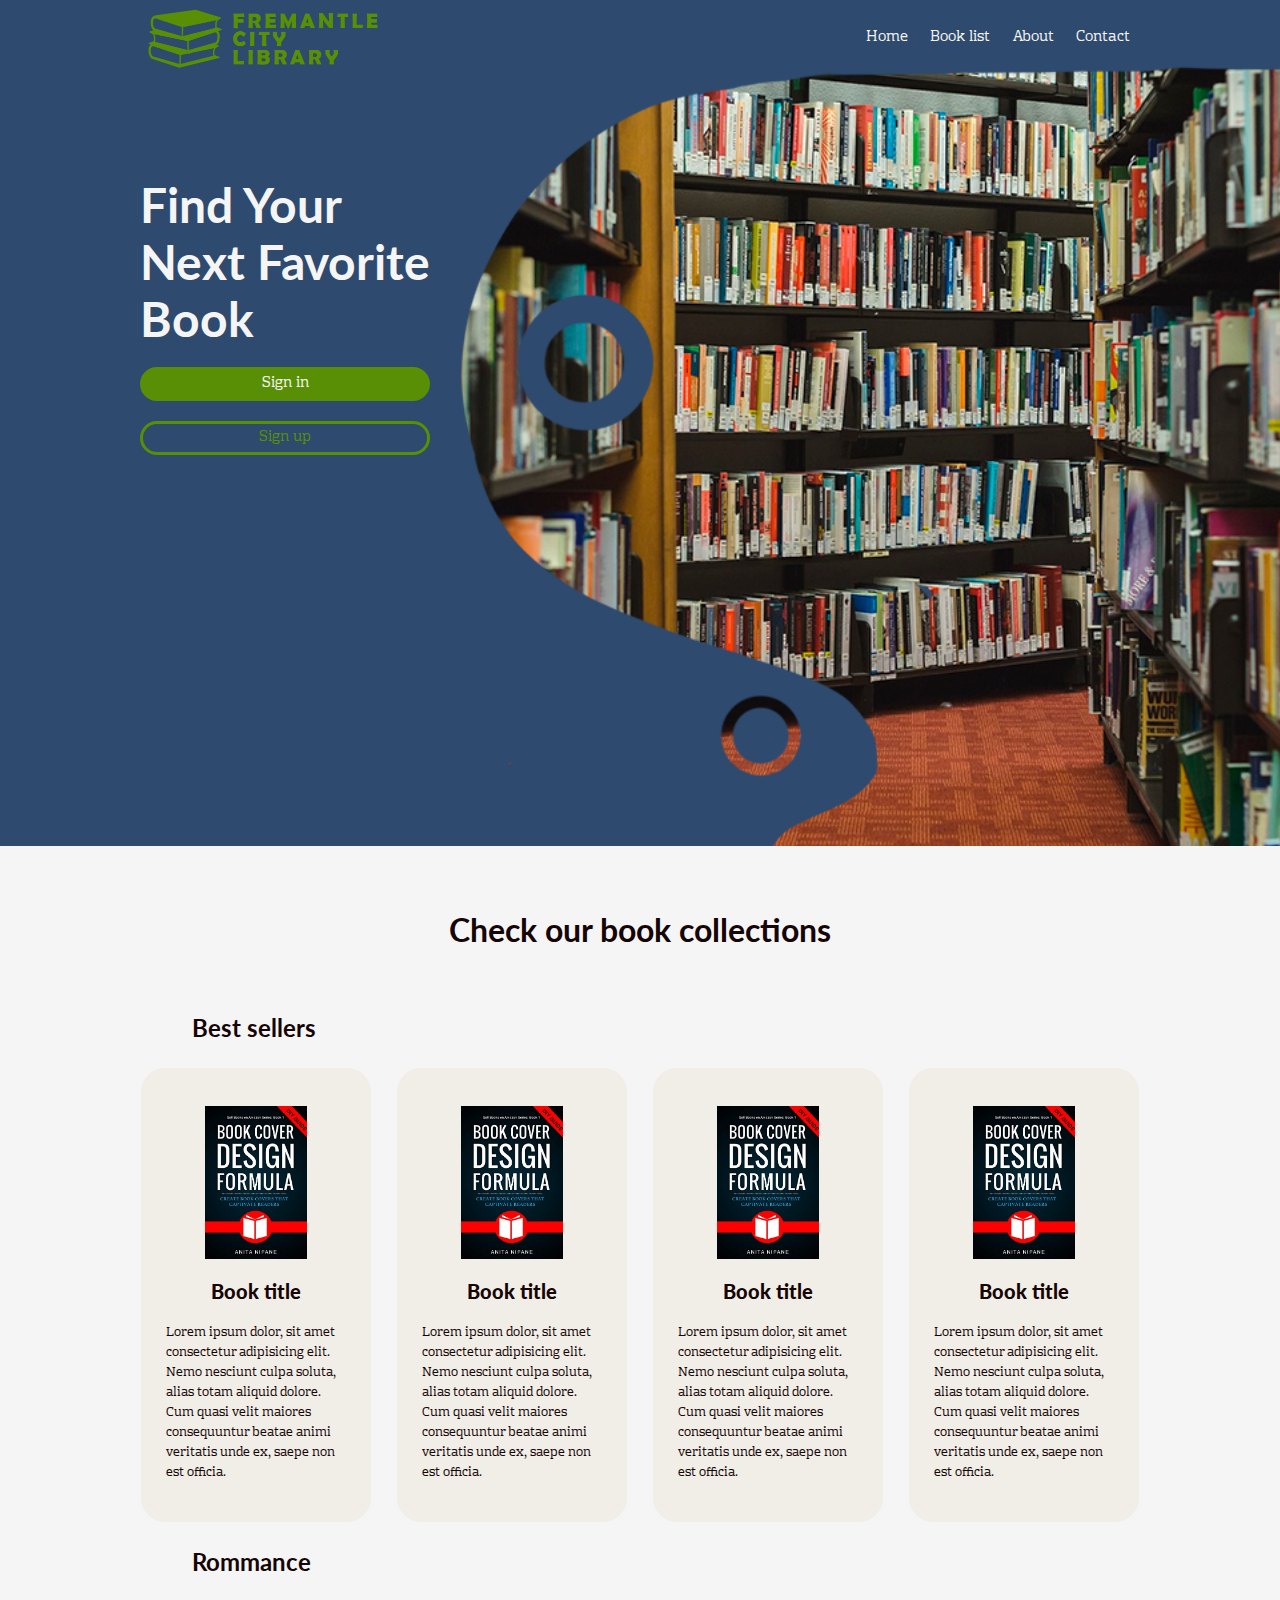
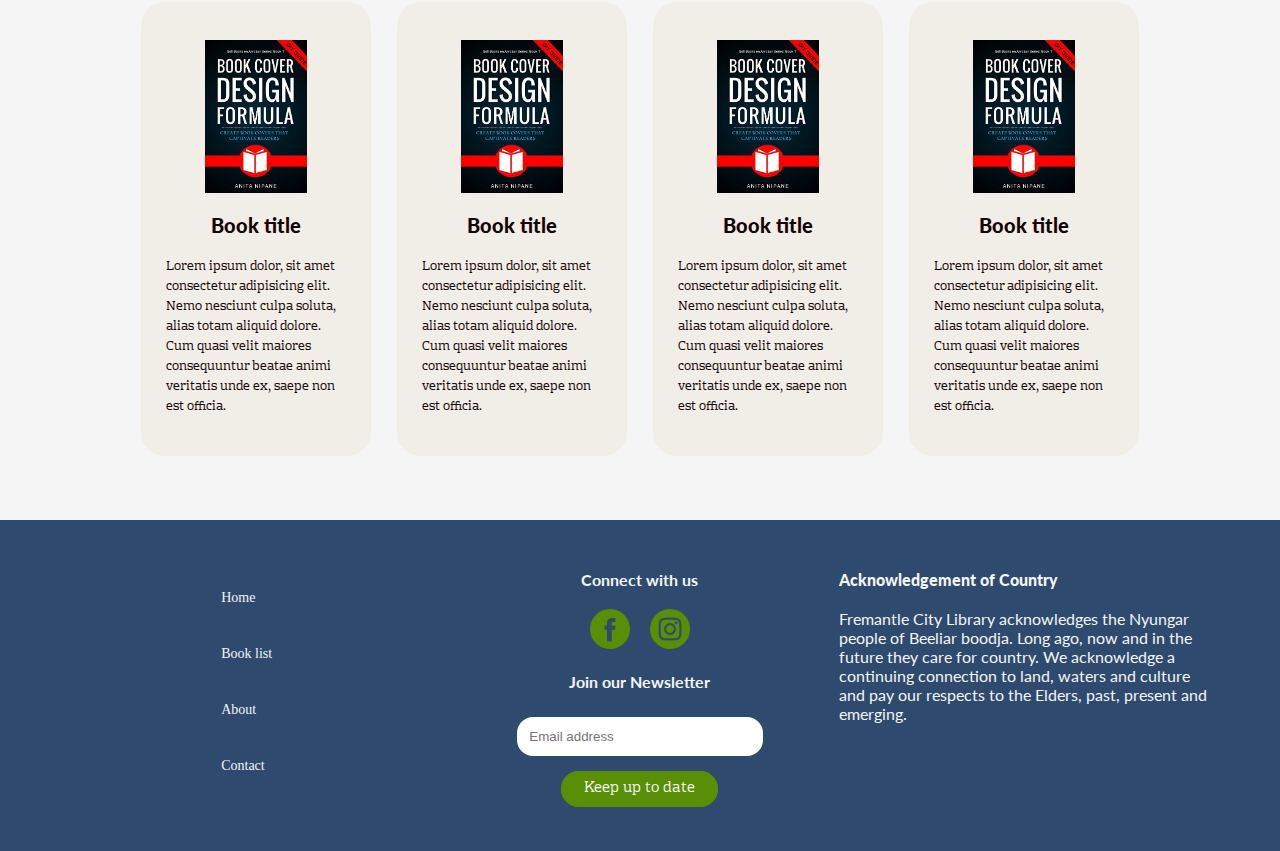
<file: index.html>
<!DOCTYPE html>
<html lang="en">

<head>
    <meta charset="UTF-8">
    <meta name="viewport" content="width=device-width, initial-scale=1.0">
    <title>Fremantle City Library</title>
    <link rel="icon" type="image/x-icon" href="/assets/favicon.ico">
    <link rel="stylesheet" href="style.css">
    <link rel="stylesheet" href="mqueries.css">
</head>

<body>
    <header>
        <div class="div-header">
            <div class="logo-e-menu">
                <a href="index.html"><img class="logo" src="assets/logo.png" alt="Fremantle City Library Logo"></a>
                <nav class="superior-menu">

                    <input type="checkbox" id="checkbox" class="checkbox" />
                    <label for="checkbox" class="label-menu"> <span class="hamburger"></span></label>

                    <ul class="superior-menu-ul">
                        <li class="superior-menu-li"><a class="superior-menu-a" href="index.html">Home</a></li>
                        <li class="superior-menu-li"><a class="superior-menu-a" href="booklist.html">Book list</a></li>
                        <li class="superior-menu-li"><a class="superior-menu-a" href="about.html">About</a></li>
                        <li class="superior-menu-li"><a class="superior-menu-a" href="contact.html">Contact</a></li>
                    </ul>
                </nav>
            </div>
            <div class="CTA-container">
                <div class="div-CTA">
                    <h1 class="CTA-text">Find Your <br>Next Favorite <br>Book</h1>
                    <a class="button" href="login.html">Sign in</a>
                    <a class="signup" href="login.html">Sign up</a>
                </div>
                <div class="cta-empty">
                </div>
            </div>
        </div>
        <!-- <img class="hero" src="assets/header-azul-1440.png" alt="header"> -->
    </header>

    <div class="body-index">
        <h2 class="body-index-title">Check our book collections</h2>
        <h3 class="body-intex-tag">Best sellers</h3>
        <div class="body-index-cards-general">
            <a href="bookdetails.html" class="body-index-cards-individual">
                <img class="card-img-book-cover" src="assets/book-cover.jpg" alt="Book cover">
                <h4 class="card-book-title">Book title</h4>
                <p class="card-book-description">Lorem ipsum dolor, sit amet consectetur adipisicing elit. Nemo nesciunt
                    culpa soluta, alias totam aliquid dolore. Cum quasi velit maiores consequuntur beatae animi
                    veritatis unde ex, saepe non est officia.</p>
            </a>
            <a href="bookdetails.html" class="body-index-cards-individual">
                <img class="card-img-book-cover" src="assets/book-cover.jpg" alt="Book cover">
                <h4 class="card-book-title">Book title</h4>
                <p class="card-book-description">Lorem ipsum dolor, sit amet consectetur adipisicing elit. Nemo nesciunt
                    culpa soluta, alias totam aliquid dolore. Cum quasi velit maiores consequuntur beatae animi
                    veritatis unde ex, saepe non est officia.</p>
            </a>
            <a href="bookdetails.html" class="body-index-cards-individual">
                <img class="card-img-book-cover" src="assets/book-cover.jpg" alt="Book cover">
                <h4 class="card-book-title">Book title</h4>
                <p class="card-book-description">Lorem ipsum dolor, sit amet consectetur adipisicing elit. Nemo nesciunt
                    culpa soluta, alias totam aliquid dolore. Cum quasi velit maiores consequuntur beatae animi
                    veritatis unde ex, saepe non est officia.</p>
            </a>
            <a href="bookdetails.html" class="body-index-cards-individual">
                <img class="card-img-book-cover" src="assets/book-cover.jpg" alt="Book cover">
                <h4 class="card-book-title">Book title</h4>
                <p class="card-book-description">Lorem ipsum dolor, sit amet consectetur adipisicing elit. Nemo nesciunt
                    culpa soluta, alias totam aliquid dolore. Cum quasi velit maiores consequuntur beatae animi
                    veritatis unde ex, saepe non est officia.</p>
            </a>
        </div>
        <h3 class="body-intex-tag">Rommance</h3>
        <div class="body-index-cards-general rommance">
            <a href="bookdetails.html" class="body-index-cards-individual">
                <img class="card-img-book-cover" src="assets/book-cover.jpg" alt="Book cover">
                <h4 class="card-book-title">Book title</h4>
                <p class="card-book-description">Lorem ipsum dolor, sit amet consectetur adipisicing elit. Nemo nesciunt
                    culpa soluta, alias totam aliquid dolore. Cum quasi velit maiores consequuntur beatae animi
                    veritatis unde ex, saepe non est officia.</p>
            </a>
            <a href="bookdetails.html" class="body-index-cards-individual">
                <img class="card-img-book-cover" src="assets/book-cover.jpg" alt="Book cover">
                <h4 class="card-book-title">Book title</h4>
                <p class="card-book-description">Lorem ipsum dolor, sit amet consectetur adipisicing elit. Nemo nesciunt
                    culpa soluta, alias totam aliquid dolore. Cum quasi velit maiores consequuntur beatae animi
                    veritatis unde ex, saepe non est officia.</p>
            </a>
            <a href="bookdetails.html" class="body-index-cards-individual">
                <img class="card-img-book-cover" src="assets/book-cover.jpg" alt="Book cover">
                <h4 class="card-book-title">Book title</h4>
                <p class="card-book-description">Lorem ipsum dolor, sit amet consectetur adipisicing elit. Nemo nesciunt
                    culpa soluta, alias totam aliquid dolore. Cum quasi velit maiores consequuntur beatae animi
                    veritatis unde ex, saepe non est officia.</p>
            </a>
            <a href="bookdetails.html" class="body-index-cards-individual">
                <img class="card-img-book-cover" src="assets/book-cover.jpg" alt="Book cover">
                <h4 class="card-book-title">Book title</h4>
                <p class="card-book-description">Lorem ipsum dolor, sit amet consectetur adipisicing elit. Nemo nesciunt
                    culpa soluta, alias totam aliquid dolore. Cum quasi velit maiores consequuntur beatae animi
                    veritatis unde ex, saepe non est officia.</p>
            </a>
        </div>
    </div>

    <footer>
        <div class="footer-main">
            <div class="footer-left">
                <nav class="footer-menu">
                    <ul class="footer-menu-ul">
                        <li class="footer-menu-li"><a class="footer-menu-a" href="index.html">Home</a></li>
                        <li class="footer-menu-li"><a class="footer-menu-a" href="booklist.html">Book list</a></li>
                        <li class="footer-menu-li"><a class="footer-menu-a" href="about.html">About</a></li>
                        <li class="footer-menu-li"><a class="footer-menu-a" href="contact.html">Contact</a></li>
                    </ul>
                </nav>
            </div>

            <div class="footer-middle">
                <div class="footer-middle-div">
                    <h4>Connect with us</h4>
                    <div class=" footer-middle-div footer-middle-social-media">
                        <a href="https://www.facebook.com/" target="_blank"><img class="social-icons"
                                src="assets/facebook.png" alt="facebook logo"></a>
                        <a href="https://www.instagram.com/" target="_blank"><img class="social-icons"
                                src="assets/instagram.png" alt="instagram logo"></a>
                    </div>
                    <h4>Join our Newsletter</h4>
                    <form action="">
                        <div>
                            <input class="footer-middle-input" type="text" placeholder="Email address">
                        </div>
                        <a href="login.html" class="footer-middle-button">Keep up to date</a>
                </div>
            </div>

            <div class="footer-right">
                <h4 class="footer-right-title">Acknowledgement of Country</h4>
                <p class="footer-right-text">Fremantle City Library acknowledges the Nyungar people of Beeliar boodja. Long ago, now and in the
                    future they care for country. We acknowledge a continuing connection to land, waters and culture and
                    pay our respects to the Elders, past, present and emerging.</p>
            </div>
        </div>
    </footer>
</body>

</html>
</file>
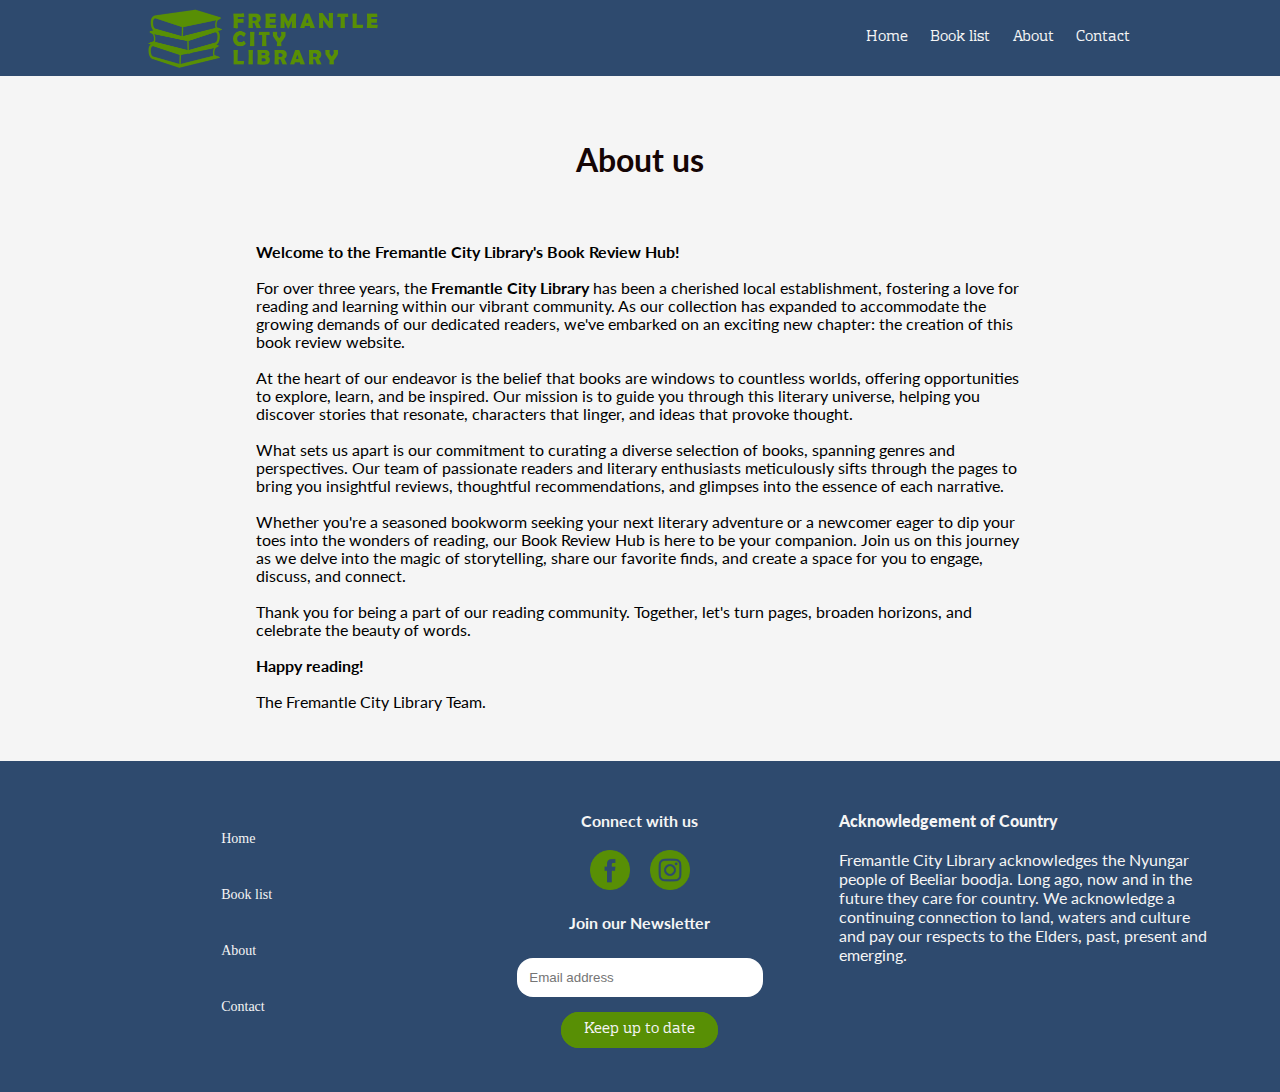
<file: about.html>
<!DOCTYPE html>
<html lang="en">

<head>
    <meta charset="UTF-8">
    <meta name="viewport" content="width=device-width, initial-scale=1.0">
    <title>Fremantle City Library</title>
    <link rel="icon" type="image/x-icon" href="/assets/favicon.ico">
    <link rel="stylesheet" href="style.css">
    <link rel="stylesheet" href="mqueries.css">
</head>

<body>
    <header>
        <div class="secondary-menu">
            <div class="div-secondary-menu">
                <a href="index.html"><img class="logo" src="assets/logo.png" alt="Fremantle City Library Logo"></a>
                <nav class="superior-menu">

                    <input type="checkbox" id="checkbox" class="checkbox" />
                    <label for="checkbox" class="label-menu"> <span class="hamburger"></span></label>

                    <ul class="superior-menu-ul-secondary-menu">
                        <li class="superior-menu-li"><a class="superior-menu-a" href="index.html">Home</a></li>
                        <li class="superior-menu-li"><a class="superior-menu-a" href="booklist.html">Book list</a></li>
                        <li class="superior-menu-li"><a class="superior-menu-a" href="about.html">About</a></li>
                        <li class="superior-menu-li"><a class="superior-menu-a" href="contact.html">Contact</a></li>
                    </ul>
                </nav>
            </div>
        </div>
    </header>

    <div class="body-index">
        <h2 class="body-index-title">About us</h2>
        <div class="div-about-us">
            <p class="text-about-us">
                <strong>Welcome to the Fremantle City Library's Book Review Hub!</strong> <br><br>
                For over three years, the <strong>Fremantle City Library</strong> has been a cherished local establishment, fostering a love for reading and learning within our vibrant community. As our collection has expanded to accommodate the growing demands of our dedicated readers, we've embarked on an exciting new chapter: the creation of this book review website. <br><br>
            
                At the heart of our endeavor is the belief that books are windows to countless worlds, offering opportunities to explore, learn, and be inspired. Our mission is to guide you through this literary universe, helping you discover stories that resonate, characters that linger, and ideas that provoke thought. <br><br>
            
                What sets us apart is our commitment to curating a diverse selection of books, spanning genres and perspectives. Our team of passionate readers and literary enthusiasts meticulously sifts through the pages to bring you insightful reviews, thoughtful recommendations, and glimpses into the essence of each narrative. <br><br>
            
                Whether you're a seasoned bookworm seeking your next literary adventure or a newcomer eager to dip your toes into the wonders of reading, our Book Review Hub is here to be your companion. Join us on this journey as we delve into the magic of storytelling, share our favorite finds, and create a space for you to engage, discuss, and connect. <br><br>
            
                Thank you for being a part of our reading community. Together, let's turn pages, broaden horizons, and celebrate the beauty of words. <br><br>
            
                <strong>Happy reading!</strong> <br><br>
            
                The Fremantle City Library Team.
            </p>
        </div>
    </div>

    <footer>
        <div class="footer-main">
            <div class="footer-left">
                <nav class="footer-menu">
                    <ul class="footer-menu-ul">
                        <li class="footer-menu-li"><a class="footer-menu-a" href="index.html">Home</a></li>
                        <li class="footer-menu-li"><a class="footer-menu-a" href="booklist.html">Book list</a></li>
                        <li class="footer-menu-li"><a class="footer-menu-a" href="about.html">About</a></li>
                        <li class="footer-menu-li"><a class="footer-menu-a" href="contact.html">Contact</a></li>
                    </ul>
                </nav>
            </div>

            <div class="footer-middle">
                <div class="footer-middle-div">
                    <h4>Connect with us</h4>
                    <div class=" footer-middle-div footer-middle-social-media">
                        <a href="https://www.facebook.com/" target="_blank"><img class="social-icons"
                                src="assets/facebook.png" alt="facebook logo"></a>
                        <a href="https://www.instagram.com/" target="_blank"><img class="social-icons"
                                src="assets/instagram.png" alt="instagram logo"></a>
                    </div>
                    <h4>Join our Newsletter</h4>
                    <form action="">
                        <div>
                            <input class="footer-middle-input" type="text" placeholder="Email address">
                        </div>
                        <a href="login.html" class="footer-middle-button">Keep up to date</a>
                </div>
            </div>

            <div class="footer-right">
                <h4 class="footer-right-title">Acknowledgement of Country</h4>
                <p class="footer-right-text">Fremantle City Library acknowledges the Nyungar people of Beeliar boodja. Long ago, now and in the
                    future they care for country. We acknowledge a continuing connection to land, waters and culture and
                    pay our respects to the Elders, past, present and emerging.</p>
            </div>
        </div>
    </footer>
</body>
</html>
</file>
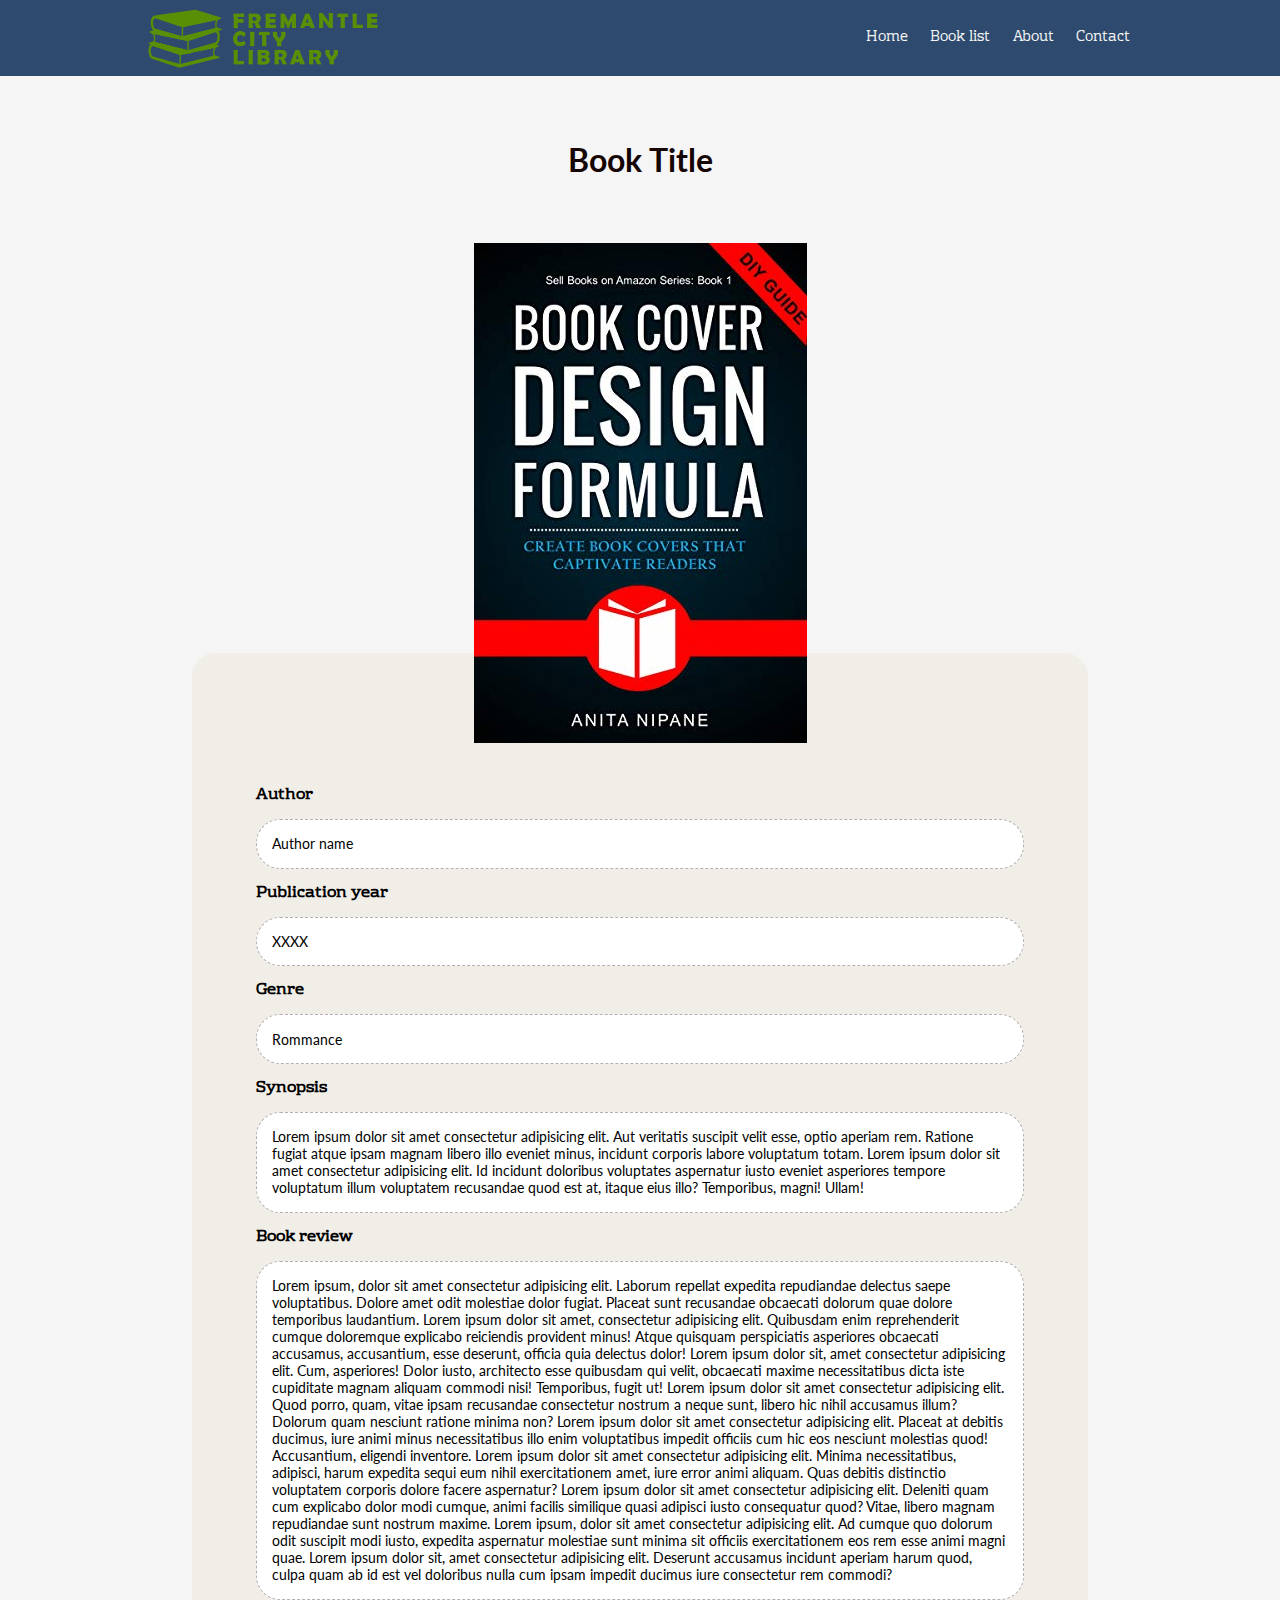
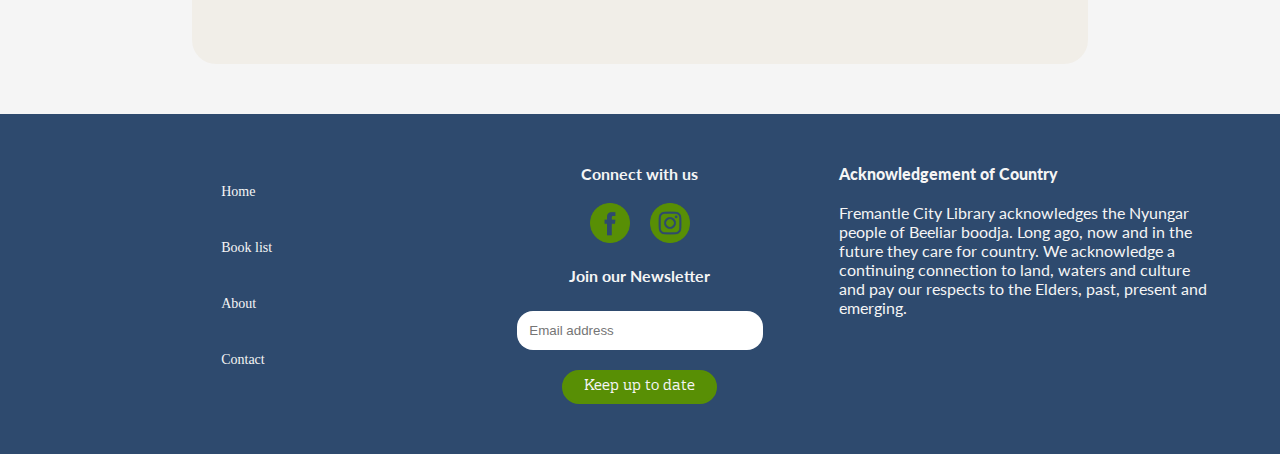
<file: bookdetails.html>
<!DOCTYPE html>
<html lang="en">

<head>
    <meta charset="UTF-8">
    <meta name="viewport" content="width=device-width, initial-scale=1.0">
    <title>Fremantle City Library</title>
    <link rel="icon" type="image/x-icon" href="/assets/favicon.ico">
    <link rel="stylesheet" href="style.css">
    <link rel="stylesheet" href="mqueries.css">
</head>

<body>
    <header>
        <div class="secondary-menu">
            <div class="div-secondary-menu">
                <a href="index.html"><img class="logo" src="assets/logo.png" alt="Fremantle City Library Logo"></a>
                <nav class="superior-menu">

                    <input type="checkbox" id="checkbox" class="checkbox" />
                    <label for="checkbox" class="label-menu"> <span class="hamburger"></span></label>

                    <ul class="superior-menu-ul-secondary-menu">
                        <li class="superior-menu-li"><a class="superior-menu-a" href="index.html">Home</a></li>
                        <li class="superior-menu-li"><a class="superior-menu-a" href="booklist.html">Book list</a></li>
                        <li class="superior-menu-li"><a class="superior-menu-a" href="about.html">About</a></li>
                        <li class="superior-menu-li"><a class="superior-menu-a" href="contact.html">Contact</a></li>
                    </ul>
                </nav>
            </div>
        </div>
    </header>

    <div class="body-index">
        <h2 class="body-index-title">Book Title</h2>
        <div class="book-review">
            <img class="book-review-img" src="assets/book-cover.jpg" alt="Book cover">
            <div class="book-review-big-card">
                <h4 class="book-review-lables">Author</h4>
                <div class="book-review-synopsis-card">
                    <p class="book-review-inside-card">Author name</p>
                </div>
                <h4 class="book-review-lables">Publication year</h4>
                <div class="book-review-synopsis-card">
                    <p class="book-review-inside-card">XXXX</p>
                </div>
                <h4 class="book-review-lables">Genre</h4>
                <div class="book-review-synopsis-card">
                    <p class="book-review-inside-card">Rommance</p>
                </div>
                <h4 class="book-review-lables">Synopsis</h4>
                <div class="book-review-synopsis-card">
                    <p class="book-review-inside-card">Lorem ipsum dolor sit amet consectetur adipisicing elit. Aut veritatis suscipit velit esse, optio aperiam rem. Ratione fugiat atque ipsam magnam libero illo eveniet minus, incidunt corporis labore voluptatum totam. Lorem ipsum dolor sit amet consectetur adipisicing elit. Id incidunt doloribus voluptates aspernatur iusto eveniet asperiores tempore voluptatum illum voluptatem recusandae quod est at, itaque eius illo? Temporibus, magni! Ullam!</p>
                </div>
                <h4 class="book-review-lables">Book review</h4>
                <div class="book-review-synopsis-card">
                    <p class="book-review-inside-card">Lorem ipsum, dolor sit amet consectetur adipisicing elit. Laborum repellat expedita repudiandae delectus saepe voluptatibus. Dolore amet odit molestiae dolor fugiat. Placeat sunt recusandae obcaecati dolorum quae dolore temporibus laudantium. Lorem ipsum dolor sit amet, consectetur adipisicing elit. Quibusdam enim reprehenderit cumque doloremque explicabo reiciendis provident minus! Atque quisquam perspiciatis asperiores obcaecati accusamus, accusantium, esse deserunt, officia quia delectus dolor! Lorem ipsum dolor sit, amet consectetur adipisicing elit. Cum, asperiores! Dolor iusto, architecto esse quibusdam qui velit, obcaecati maxime necessitatibus dicta iste cupiditate magnam aliquam commodi nisi! Temporibus, fugit ut! Lorem ipsum dolor sit amet consectetur adipisicing elit. Quod porro, quam, vitae ipsam recusandae consectetur nostrum a neque sunt, libero hic nihil accusamus illum? Dolorum quam nesciunt ratione minima non? Lorem ipsum dolor sit amet consectetur adipisicing elit. Placeat at debitis ducimus, iure animi minus necessitatibus illo enim voluptatibus impedit officiis cum hic eos nesciunt molestias quod! Accusantium, eligendi inventore. Lorem ipsum dolor sit amet consectetur adipisicing elit. Minima necessitatibus, adipisci, harum expedita sequi eum nihil exercitationem amet, iure error animi aliquam. Quas debitis distinctio voluptatem corporis dolore facere aspernatur? Lorem ipsum dolor sit amet consectetur adipisicing elit. Deleniti quam cum explicabo dolor modi cumque, animi facilis similique quasi adipisci iusto consequatur quod? Vitae, libero magnam repudiandae sunt nostrum maxime. Lorem ipsum, dolor sit amet consectetur adipisicing elit. Ad cumque quo dolorum odit suscipit modi iusto, expedita aspernatur molestiae sunt minima sit officiis exercitationem eos rem esse animi magni quae. Lorem ipsum dolor sit, amet consectetur adipisicing elit. Deserunt accusamus incidunt aperiam harum quod, culpa quam ab id est vel doloribus nulla cum ipsam impedit ducimus iure consectetur rem commodi?
                    </p>
                </div>
            
            </div>
        </div>
    </div>

    <footer>
        <div class="footer-main">
            <div class="footer-left">
                <nav class="footer-menu">
                    <ul class="footer-menu-ul">
                        <li class="footer-menu-li"><a class="footer-menu-a" href="index.html">Home</a></li>
                        <li class="footer-menu-li"><a class="footer-menu-a" href="booklist.html">Book list</a></li>
                        <li class="footer-menu-li"><a class="footer-menu-a" href="about.html">About</a></li>
                        <li class="footer-menu-li"><a class="footer-menu-a" href="contact.html">Contact</a></li>
                    </ul>
                </nav>
            </div>

            <div class="footer-middle">
                <div class="footer-middle-div">
                    <h4>Connect with us</h4>
                    <div class=" footer-middle-div footer-middle-social-media">
                        <a href="https://www.facebook.com/" target="_blank"><img class="social-icons"
                                src="assets/facebook.png" alt="facebook logo"></a>
                        <a href="https://www.instagram.com/" target="_blank"><img class="social-icons"
                                src="assets/instagram.png" alt="instagram logo"></a>
                    </div>
                    <h4>Join our Newsletter</h4>
                    <form action="">
                        <div>
                            <input class="footer-middle-input" type="text" placeholder="Email address">
                        </div>
                        <button class="footer-middle-button">Keep up to date</button>
                </div>
            </div>

            <div class="footer-right">
                <h4 class="footer-right-title">Acknowledgement of Country</h4>
                <p class="footer-right-text">Fremantle City Library acknowledges the Nyungar people of Beeliar boodja. Long ago, now and in the
                    future they care for country. We acknowledge a continuing connection to land, waters and culture and
                    pay our respects to the Elders, past, present and emerging.</p>
            </div>
        </div>
    </footer>
</body>
</html>
</file>
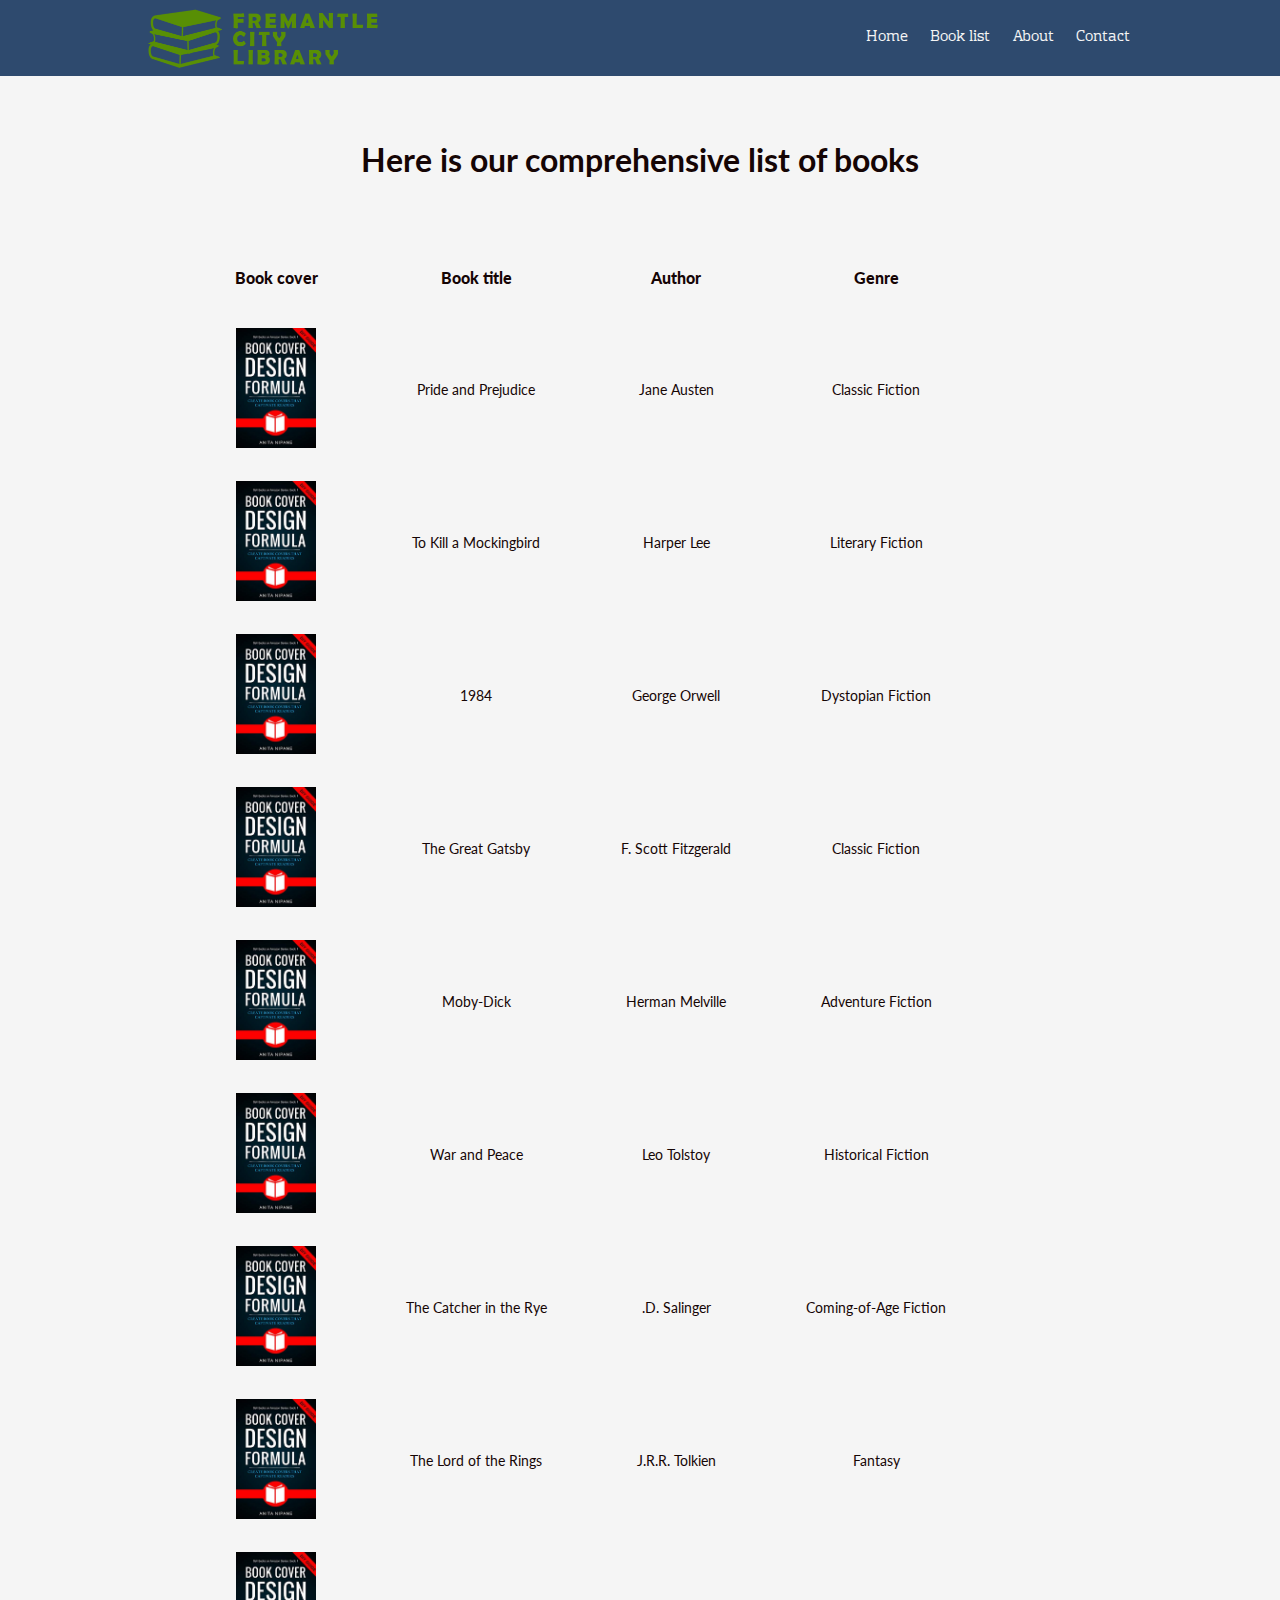
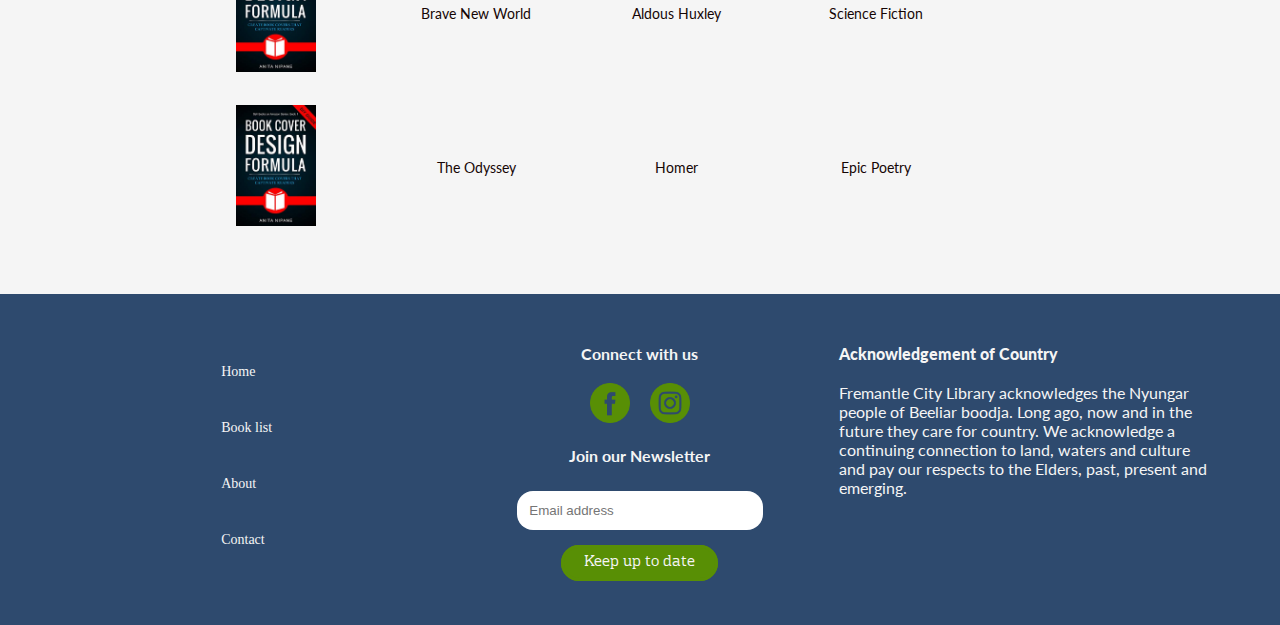
<file: booklist.html>
<!DOCTYPE html>
<html lang="en">

<head>
    <meta charset="UTF-8">
    <meta name="viewport" content="width=device-width, initial-scale=1.0">
    <title>Fremantle City Library</title>
    <link rel="icon" type="image/x-icon" href="/assets/favicon.ico">
    <link rel="stylesheet" href="style.css">
    <link rel="stylesheet" href="mqueries.css">
</head>

<body>
    <header>
        <div class="secondary-menu">
            <div class="div-secondary-menu">
                <a href="index.html"><img class="logo" src="assets/logo.png" alt="Fremantle City Library Logo"></a>
                <nav class="superior-menu">

                    <input type="checkbox" id="checkbox" class="checkbox" />
                    <label for="checkbox" class="label-menu"> <span class="hamburger"></span></label>

                    <ul class="superior-menu-ul-secondary-menu">
                        <li class="superior-menu-li"><a class="superior-menu-a" href="index.html">Home</a></li>
                        <li class="superior-menu-li"><a class="superior-menu-a" href="booklist.html">Book list</a></li>
                        <li class="superior-menu-li"><a class="superior-menu-a" href="about.html">About</a></li>
                        <li class="superior-menu-li"><a class="superior-menu-a" href="contact.html">Contact</a></li>
                    </ul>
                </nav>
            </div>
        </div>
    </header>

    <div class="body-index body-booklist">
        <h2 class="body-index-title">Here is our comprehensive list of books</h2>
        <table>
            <tr>
                <th>Book cover</th>
                <th>Book title</th>
                <th>Author</th>
                <th>Genre</th>
            </tr>
            <tr>
                <td><img class="book-cover-table" src="assets/book-cover.jpg" alt="book cover"></td>
                <td>Pride and Prejudice</td>
                <td>Jane Austen</td>
                <td>Classic Fiction</td>
            </tr>
            <tr>
                <td><img class="book-cover-table" src="assets/book-cover.jpg" alt="book cover"></td>
                <td>To Kill a Mockingbird</td>
                <td>Harper Lee</td>
                <td>Literary Fiction</td>
            </tr>
            <tr>
                <td><img class="book-cover-table" src="assets/book-cover.jpg" alt="book cover"></td>
                <td>1984 </td>
                <td>George Orwell</td>
                <td>Dystopian Fiction</td>
            </tr>
            <tr>
                <td><img class="book-cover-table" src="assets/book-cover.jpg" alt="book cover"></td>
                <td>The Great Gatsby </td>
                <td>F. Scott Fitzgerald</td>
                <td>Classic Fiction</td>
            </tr>
            <tr>
                <td><img class="book-cover-table" src="assets/book-cover.jpg" alt="book cover"></td>
                <td>Moby-Dick</td>
                <td>Herman Melville</td>
                <td>Adventure Fiction</td>
            </tr>
            <tr>
                <td><img class="book-cover-table" src="assets/book-cover.jpg" alt="book cover"></td>
                <td>War and Peace</td>
                <td>Leo Tolstoy</td>
                <td>Historical Fiction</td>
            </tr>
            <tr>
                <td><img class="book-cover-table" src="assets/book-cover.jpg" alt="book cover"></td>
                <td>The Catcher in the Rye</td>
                <td>.D. Salinger</td>
                <td>Coming-of-Age Fiction</td>
            </tr>
            <tr>
                <td><img class="book-cover-table" src="assets/book-cover.jpg" alt="book cover"></td>
                <td>The Lord of the Rings </td>
                <td>J.R.R. Tolkien</td>
                <td>Fantasy</td>
            </tr>
            <tr>
                <td><img class="book-cover-table" src="assets/book-cover.jpg" alt="book cover"></td>
                <td>Brave New World </td>
                <td>Aldous Huxley</td>
                <td>Science Fiction</td>
            </tr>
            <tr>
                <td><img class="book-cover-table" src="assets/book-cover.jpg" alt="book cover"></td>
                <td>The Odyssey </td>
                <td>Homer</td>
                <td>Epic Poetry</td>
            </tr>
        </table>
    </div>

    <footer>
        <div class="footer-main">
            <div class="footer-left">
                <nav class="footer-menu">
                    <ul class="footer-menu-ul">
                        <li class="footer-menu-li"><a class="footer-menu-a" href="index.html">Home</a></li>
                        <li class="footer-menu-li"><a class="footer-menu-a" href="booklist.html">Book list</a></li>
                        <li class="footer-menu-li"><a class="footer-menu-a" href="about.html">About</a></li>
                        <li class="footer-menu-li"><a class="footer-menu-a" href="contact.html">Contact</a></li>
                    </ul>
                </nav>
            </div>

            <div class="footer-middle">
                <div class="footer-middle-div">
                    <h4>Connect with us</h4>
                    <div class=" footer-middle-div footer-middle-social-media">
                        <a href="https://www.facebook.com/" target="_blank"><img class="social-icons"
                                src="assets/facebook.png" alt="facebook logo"></a>
                        <a href="https://www.instagram.com/" target="_blank"><img class="social-icons"
                                src="assets/instagram.png" alt="instagram logo"></a>
                    </div>
                    <h4>Join our Newsletter</h4>
                    <form action="">
                        <div>
                            <input class="footer-middle-input" type="text" placeholder="Email address">
                        </div>
                        <a href="login.html" class="footer-middle-button">Keep up to date</a>
                </div>
            </div>

            <div class="footer-right">
                <h4 class="footer-right-title">Acknowledgement of Country</h4>
                <p class="footer-right-text">Fremantle City Library acknowledges the Nyungar people of Beeliar boodja.
                    Long ago, now and in the
                    future they care for country. We acknowledge a continuing connection to land, waters and culture and
                    pay our respects to the Elders, past, present and emerging.</p>
            </div>
        </div>
    </footer>
</body>

</html>
</file>
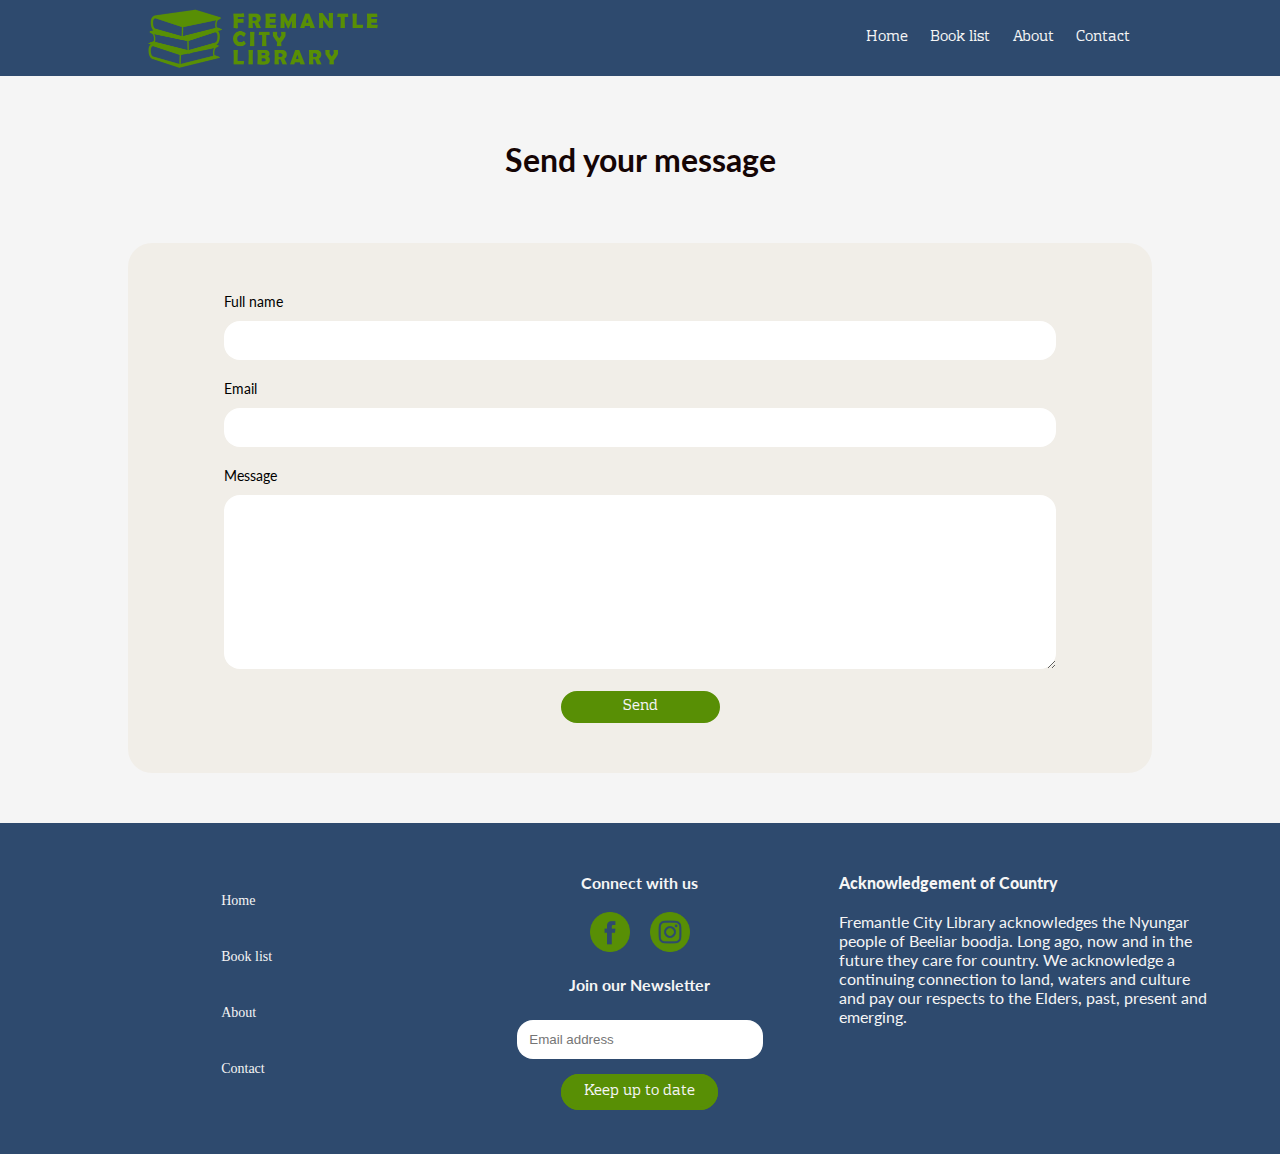
<file: contact.html>
<!DOCTYPE html>
<html lang="en">

<head>
    <meta charset="UTF-8">
    <meta name="viewport" content="width=device-width, initial-scale=1.0">
    <title>Fremantle City Library</title>
    <link rel="icon" type="image/x-icon" href="/assets/favicon.ico">
    <link rel="stylesheet" href="style.css">
    <link rel="stylesheet" href="mqueries.css">
</head>

<body>
    <header>
        <div class="secondary-menu">
            <div class="div-secondary-menu">
                <a href="index.html"><img class="logo" src="assets/logo.png" alt="Fremantle City Library Logo"></a>
                <nav class="superior-menu">

                    <input type="checkbox" id="checkbox" class="checkbox" />
                    <label for="checkbox" class="label-menu"> <span class="hamburger"></span></label>

                    <ul class="superior-menu-ul-secondary-menu">
                        <li class="superior-menu-li"><a class="superior-menu-a" href="index.html">Home</a></li>
                        <li class="superior-menu-li"><a class="superior-menu-a" href="booklist.html">Book list</a></li>
                        <li class="superior-menu-li"><a class="superior-menu-a" href="about.html">About</a></li>
                        <li class="superior-menu-li"><a class="superior-menu-a" href="contact.html">Contact</a></li>
                    </ul>
                </nav>
            </div>
        </div>
    </header>

    <div class="body-index body-contact">
        <h2 class="body-index-title">Send your message</h2>
        <div class="contac-form">
            <form action="">
                <h5 class="contact-form-title">Full name</h5>
                <input class="form-input" type="text" placeholder="">
                <h5 class="contact-form-title">Email</h5>
                <input class="form-input" type="email" placeholder="">
                <h5 class="contact-form-title">Message</h5>
                <textarea name="" id="" cols="30" rows="10" class="form-input"></textarea>
            </form>
            <button class="send-button">Send</button>
        </div>

    </div>

    <footer>
        <div class="footer-main">
            <div class="footer-left">
                <nav class="footer-menu">
                    <ul class="footer-menu-ul">
                        <li class="footer-menu-li"><a class="footer-menu-a" href="index.html">Home</a></li>
                        <li class="footer-menu-li"><a class="footer-menu-a" href="booklist.html">Book list</a></li>
                        <li class="footer-menu-li"><a class="footer-menu-a" href="about.html">About</a></li>
                        <li class="footer-menu-li"><a class="footer-menu-a" href="contact.html">Contact</a></li>
                    </ul>
                </nav>
            </div>

            <div class="footer-middle">
                <div class="footer-middle-div">
                    <h4>Connect with us</h4>
                    <div class=" footer-middle-div footer-middle-social-media">
                        <a href="https://www.facebook.com/" target="_blank"><img class="social-icons"
                                src="assets/facebook.png" alt="facebook logo"></a>
                        <a href="https://www.instagram.com/" target="_blank"><img class="social-icons"
                                src="assets/instagram.png" alt="instagram logo"></a>
                    </div>
                    <h4>Join our Newsletter</h4>
                    <form action="">
                        <div>
                            <input class="footer-middle-input" type="text" placeholder="Email address">
                        </div>
                        <a href="login.html" class="footer-middle-button">Keep up to date</a>
                </div>
            </div>

            <div class="footer-right">
                <h4 class="footer-right-title">Acknowledgement of Country</h4>
                <p class="footer-right-text">Fremantle City Library acknowledges the Nyungar people of Beeliar boodja. Long ago, now and in the
                    future they care for country. We acknowledge a continuing connection to land, waters and culture and
                    pay our respects to the Elders, past, present and emerging.</p>
            </div>
        </div>
    </footer>
</body>
</html>
</file>
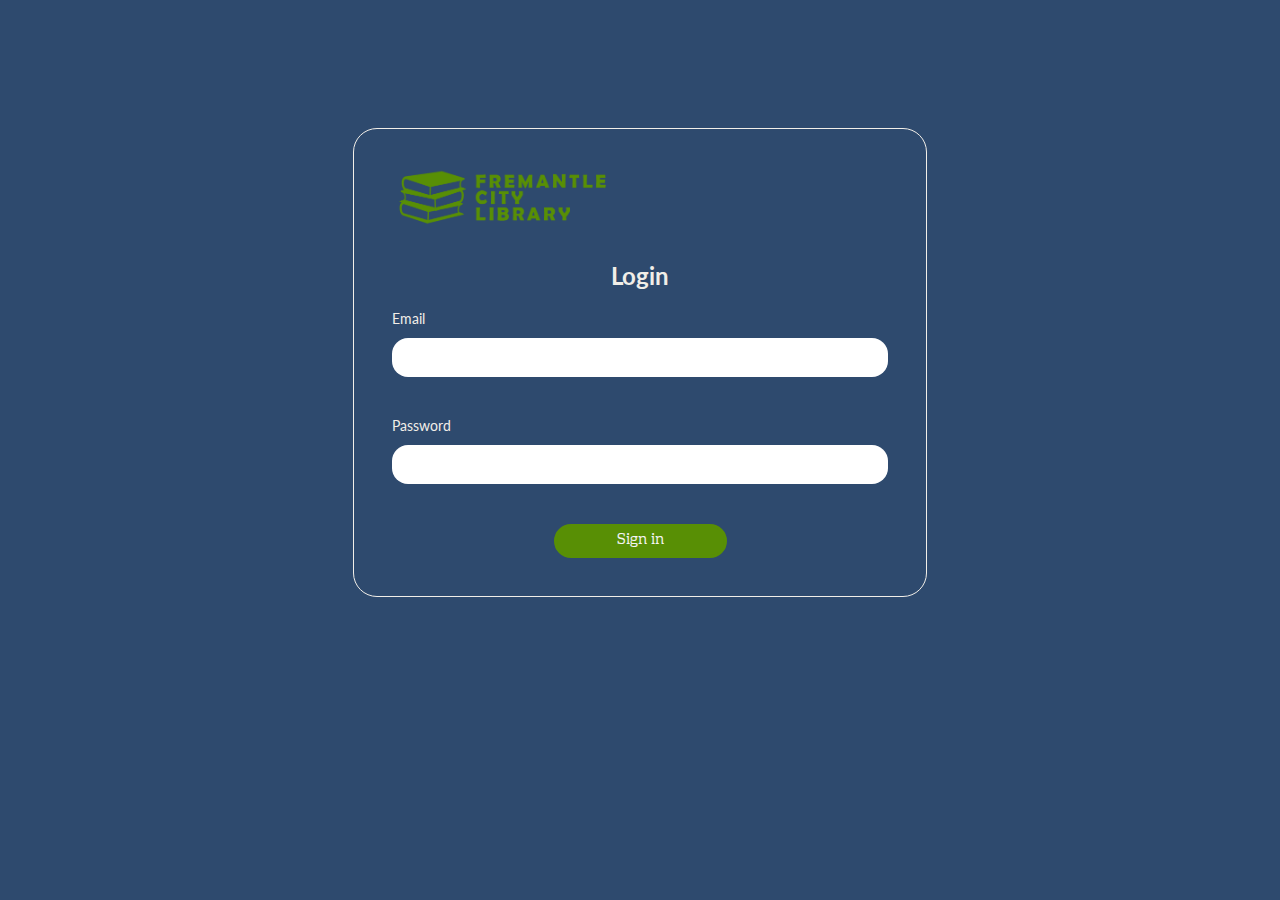
<file: login.html>
<!DOCTYPE html>
<html lang="en">
<head>
    <meta charset="UTF-8">
    <meta name="viewport" content="width=device-width, initial-scale=1.0">
    <title>Fremantle City Library</title>
    <link rel="icon" type="image/x-icon" href="/assets/favicon.ico">
    <link rel="stylesheet" href="style.css">
</head>
<body class="body-login">
        <div class="form-container">

            <div class="login-header">
                <a href="index.html"><img class="logo-login" src="assets/logo.png" alt="logo"></a>
                <h3 class="login-title">Login</h3>
            </div>

            <div class="title-and-input">
                <h5 class="login-label">Email</h5>
                <input class="form-input" type="email" placeholder="">
            </div>

            <div class="title-and-input">
                <h5 class="login-label">Password</h5>
                <input type="password" placeholder="" name="psw">
            </div>
            <a href="index.html" class="send-button" type="submit">Sign in</a>

        </div>

</body>
</html>
</file>
<file: style.css>
@import url('https://fonts.googleapis.com/css2?family=Lato:wght@400;700;900&family=Rhodium+Libre&display=swap');

* {
    margin: 0;
    padding: 0;
    outline: 0;
    box-sizing: border-box;
    text-decoration: none;
}

html {
    font-size: 62.5%;
}

/* ====> HEADER <==== */
/* 
.hero {
    position: absolute;
    top: 0;
    z-index: 0;    
} */

.div-header {
    background-image: url(assets/header-azul-1440.png);
    background-size: cover;
    background-repeat: no-repeat;
    background-position: center;
    min-height: 84.6rem;
    display: flex;
    flex-direction: column;
    align-items: center;
    /* z-index: 1; */
}

.label-menu,
.checkbox {
    display: none;
}

.logo-e-menu {
    display: flex;
    justify-content: space-between;
    align-items: center;
    width: 90%;
    max-width: 1000px;
    /* z-index: 1; */
}

.logo {
    max-width: 50%;
    margin-top: 5px;
}

.superior-menu {
    text-decoration: none;
    overflow: hidden;
}

.superior-menu-ul {
    list-style-type: none;
    /* margin-top: 10px; */
}


.superior-menu-li {
    display: inline-block;
}

.superior-menu-a {
    font-family: 'Rhodium Libre', serif;
    font-size: 1.4rem;
    color: #F5F5F5;
    padding: 1rem;
}

.superior-menu-a:hover {
    color: #DAA520;
}

/* ====> SECONDARY MENU */
.secondary-menu {
    background-color: #2E4A6E;
    display: flex;
    justify-content: center;
}

.div-secondary-menu {
    display: flex;
    justify-content: space-between;
    align-items: center;
    width: 90%;
    max-width: 1000px;
}

.superior-menu-ul-secondary-menu {
    list-style-type: none;
}


/* CTA */
.CTA-container {
    display: flex;
    flex-direction: row;
    width: 90%;
    max-width: 1000px;
    margin-top: 10rem;
    /* z-index: 1; */
}

.div-CTA {
    display: flex;
    flex-direction: column;
    gap: 20px;
}

.cta-empty {
    width: 50%;
    height: 50px;
}

.CTA-text {
    font-family: 'Lato', sans-serif;
    color: #F5F5F5;
    font-size: 4.8rem;
}

/* CTA buttons */
.button {
    max-width: 305px;
    color: #F5F5F5;
    background-color: #588F05;
    border-style: solid;
    border-color: #588F05;
    border-radius: 24px;
    padding: 2px;
    font-family: 'Rhodium Libre', serif;
    text-align: center;
    font-weight: 100;
    font-size: 1.4rem;
}

.button:hover {
    border-color: #DAA520;
    background-color: #DAA520;
}

.signup {
    color: #588F05;
    border-color: #588F05;
    background-color: #2E4A6E;
    border-style: solid;
    border-radius: 24px;
    padding: 2px;
    font-family: 'Rhodium Libre', serif;
    text-align: center;
    font-weight: 100;
    font-size: 1.4rem;
}

.signup:hover {
    color: #F5F5F5;
    background-color: #DAA520;
    border-color: #DAA520;
}

/* body index*/
.body-index {
    background-color: #F5F5F5;
}

.body-index-title {
    text-align: center;
    padding-top: 5%;
    padding-bottom: 5%;
    font-family: 'Lato', sans-serif;
    font-size: 3.2rem;
    color: #150505;

}

.body-intex-tag {
    padding-left: 15%;
    font-family: 'Lato', sans-serif;
    font-size: 2.4rem;
    color: #150505;
}

/* Body CARDS */
.body-index-cards-general {
    display: flex;
    flex-wrap: wrap;
    flex-direction: row;
    justify-content: center;
    padding-top: 2%;
    padding-bottom: 2%;
    /* padding-left: 15%; */
    gap: 2%;
}

/* CARD INDIVIDUAL */

.body-index-cards-individual {
    background-color: #F1EEE8;
    padding: 3% 2%;
    border-radius: 24px;
    max-width: 18%;
    min-width: 200px;
    display: flex;
    flex-direction: column;
    align-items: center;
    gap: 2.0rem;
}

.body-index-cards-individual:hover {
    background-color: #daa52038;
}

.card-img-book-cover {
    max-width: 102px;
}

.card-book-title {
    font-family: 'Lato', sans-serif;
    font-weight: 900;
    font-size: 2.0rem;
    color: #150505;
}

.card-book-description {
    font-family: 'Rhodium Libre', serif;
    color: #150505;
    font-size: 1.2rem;

}

.rommance {
    padding-bottom: 5%;
}

/* footer */
.footer-main {
    background-color: #2E4A6E;
    display: flex;
    flex-wrap: wrap;
    justify-content: space-around;
    padding: 50px;
}

/* footer first collumn */
.footer-left {
    min-width: 33%;
    display: flex;
    justify-content: center;
}

.footer-menu-ul {
    list-style-type: none;
}

.footer-menu-li {
    padding: 20px;
}

.footer-menu-a {
    color: #F5F5F5;
    font-size: 1.4rem;
}

.footer-menu-a:hover {
    color: #DAA520;
}

/* footer second collumn */
.footer-middle {
    min-width: 33%;
    text-align: center;
    color: #F5F5F5;
    font-family: 'Lato', sans-serif;
    font-size: 1.6rem;
}

.footer-middle-div {
    display: flex;
    flex-direction: column;
    justify-content: center;
    align-items: center;
    margin: 0 auto;
    gap: 20px;
}

.footer-middle-social-media {
    display: flex;
    flex-direction: row;
    gap: 20px;
}

.social-icons {
    max-height: 40px;
}

.footer-middle-input {
    border-radius: 16px;
    border-style: none;
    margin-bottom: 20px;
    min-width: 70% !important;
    /* padding: 5px 30px; */
}

.footer-middle-button {
    color: #F5F5F5;
    background-color: #588F05;
    border-style: solid;
    border-color: #588F05;
    border-radius: 24px;
    padding: 3px 20px;
    font-family: 'Rhodium Libre', serif;
    font-weight: 100;
    font-size: 1.4rem;
}

.footer-middle-button:hover {
    border-color: #DAA520;
    background-color: #DAA520;
}

/* footer third collumn */
.footer-right {
    max-width: 33%;
    display: flex;
    flex-direction: column;
    align-items: flex-start;
    gap: 20px;
    color: #F5F5F5;
    font-family: 'Lato', sans-serif;
    font-size: 1.6rem;
    font-weight: 400;
    padding-right: 20px;
}

.footer-right-title {
    font-weight: 900;
}

/* BODY BOOK LIST */
.body-booklist {
    padding-bottom: 50px;
}


/* TABLE BOOK LIST*/
table {
    display: flex;
    justify-content: center;
    /* width: 1000px; */
    max-width: 90%;
    border-collapse: collapse;
}

th {
    height: 70px;
    font-family: 'Lato', sans-serif;
    color: #150505;
    font-weight: 900;
    font-size: 1.6rem;
}

td {
    text-align: center;
    width: 200px;
    font-family: 'Lato', sans-serif;
    color: #150505;
    font-weight: 400;
    font-size: 1.4rem;
}

tr:hover {
    background-color: #daa52038;
}

th,
td {
    padding: 15px;
}

.book-cover-table {
    width: 8.0rem;
}

/* BODY ABOUT US */
.div-about-us {
    max-width: 60%;
    display: flex;
    flex-direction: column;
    margin: 0 20%;
    padding-bottom: 50px;
}

.text-about-us {
    font-family: 'Lato', sans-serif;
    font-size: 1.6rem;
    line-height: 1.8rem;
}

/* CONTACT */
.body-contact {
    display: flex;
    flex-direction: column;
    align-items: center;
    justify-content: center;
}

.contact-form-title {
    font-family: 'Lato', sans-serif;
    font-size: 1.4rem;
    font-weight: 400;
    margin-bottom: 05px;
}

form {
    width: 90%;
}

.contac-form {
    display: flex;
    flex-direction: column;
    align-items: center;
    justify-content: center;
    width: 500px;
    min-width: 80%;
    max-width: 80%;
    background-color: #F1EEE8;
    padding: 5.0rem;
    margin-bottom: 5.0rem;
    border-radius: 2.4rem;
}

input,
textarea {
    min-width: 100%;
    padding: 1.2rem;
    margin-top: 0.6rem;
    margin-bottom: 2.0rem;
    resize: vertical;
    border-radius: 1.6rem;
    border-style: none;
}

.send-button {
    margin: auto;
    color: #F5F5F5;
    background-color: #588F05;
    border-style: solid;
    border-color: #588F05;
    border-radius: 24px;
    padding: 2px 60px;
    font-family: 'Rhodium Libre', serif;
    text-align: center;
    font-weight: 100;
    font-size: 1.4rem;
}

.send-button:hover {
    border-color: #DAA520;
    background-color: #DAA520;
}

/* BOOK DETAILS PAGE */
.book-review {
    display: flex;
    flex-direction: column;
    align-items: center;
    padding-bottom: 50px;
}

.book-review-img {
    max-width: 35%;
    margin-bottom: -7%;
    z-index: 10;
}

.book-review-big-card {
    background-color: #F1EEE8;
    max-width: 70%;
    border-radius: 24px;
    padding: 10% 5% 5% 5%;
    display: flex;
    flex-direction: column;
    gap: 10px;

}

.book-review-synopsis-card {
    z-index: 10;
    background-color: #ffffff;
    border: 1px dashed #311a1a5a;
    border-radius: 24px;
    padding: 2%;
}

.book-review-lables {
    font-family: 'Rhodium Libre', serif;
    font-size: 1.6rem;
}

.book-review-inside-card {
    font-family: 'Lato', sans-serif;
    font-size: 1.4rem;

}

/* ====> LOGIN PAGE <==== */
.body-login {
    background-color: #2E4A6E;
    display: flex;
    justify-content: center;
    /* align-items: center; */
}

.form-container {
    display: flex;
    flex-direction: column;
    justify-content: center;
    margin-top: 10%;
    gap: 20px;
    border: 1px solid #F1EEE8;
    padding: 3%;
    border-radius: 24px;
}

.login-title {
    font-family: 'Lato', sans-serif;
    font-size: 2.4rem;
    color: #F1EEE8;
}

.login-label {
    font-family: 'Lato', sans-serif;
    font-size: 1.4rem;
    font-weight: 400;
    margin-bottom: 05px;
    color: #F1EEE8;
}

.login-header {
    display: flex;
    flex-direction: column;
    align-items: center;
    gap: 30px;
}

.logo-login {
    max-width: 45%;
}

.title-and-input !important {
    display: flex;
    flex-direction: column;
    gap: 5px;
}
</file>
<file: mqueries.css>
@media (max-width: 1024px) {
    html {
        font-size: 45%;
    }

    .logo-e-menu {
        max-width: 750px;
    }

    .CTA-container {
        max-width: 750px;
    }

    .div-header {
        background-image: url(assets/header-azul-1024.png);
    }
}

@media (max-width: 804px) {
    html {
        font-size: 45%;
    }

    .logo-e-menu {
        max-width: 750px;
    }

    .div-header {
        background-image: url(assets/header-azul-1024.png);
    }

    .superior-menu {
        width: 50%;
    }
}

@media (max-width: 768px) {
    html {
        font-size: 40%;
    }

    .logo-e-menu .CTA-container {
        width: 650px;
    }

    .superior-menu {
        width: 50%;
    }

    .body-index-cards-individual {
        margin-top: 2.0rem;
    }
}

@media (max-width: 426px) {
    html {
        font-size: 50%;
    }

    .logo-e-menu .CTA-container {
        width: 650px;
    }

    .CTA-text {
        text-shadow: 2px 2px #1b2c01;
    }

    .superior-menu-li {
        display: flex;
        flex-direction: column;
        text-align: center;

    }

    .superior-menu-ul {
        display: block;
        flex-direction: column;
        /* width: 100%; */
        /* gap: 5rem; */
        flex-wrap: wrap;
        position: absolute;
        top: 7rem;
        left: 0;
        background-color: #2E4A6E;
        width: 100%;
        height: 0;
        z-index: 100;
        visibility: hidden;
        overflow-y: hidden;
        transition: 0.5s;
    }

    .superior-menu-ul-secondary-menu {
        display: block;
        flex-direction: column;
        /* width: 100%; */
        /* gap: 5rem; */
        flex-wrap: wrap;
        position: absolute;
        top: 5rem;
        left: 0;
        background-color: #2E4A6E;
        width: 100%;
        height: 0;
        z-index: 100;
        visibility: hidden;
        overflow-y: hidden;
        transition: 0.5s;
    }

    .superior-menu-ul a {
        padding: 1rem 0;
        margin-inline: 1rem;
        border-bottom: 0.0625rem solid #588F05;
        border-radius: 0.9rem;
    }

    .superior-menu-ul-secondary-menu a {
        padding: 1rem 0;
        margin-inline: 1rem;
        border-bottom: 0.0625rem solid #588F05;
        border-radius: 0.9rem;
    }

    .label-menu {
        display: flex;
        align-items: center;
        justify-content: right;
        gap: 0.5rem;
        color: #F5F5F5;
        padding-block: 1rem;
        cursor: pointer;
    }

    .hamburger {
        border-top: 0.125rem solid;
        width: 1.25rem;
    }

    .hamburger::before,
    .hamburger::after {
        content: " ";
        display: block;
        width: 1.25rem;
        height: 0.125rem;
        background-color: currentColor;
        margin-top: 0.3125rem;
        position: relative;
        transition: 0.3s;
    }

    .checkbox:checked~.superior-menu-ul {
        /* display: block; */
        height: calc(100vh - 5rem);
        visibility: visible;
        overflow-y: auto;
    }

    .checkbox:checked~.superior-menu-ul-secondary-menu {
        /* display: block; */
        height: calc(100vh - 7rem);
        visibility: visible;
        overflow-y: auto;
    }

    .checkbox:checked~.label-menu .hamburger {
        border-top-color: transparent;
    }

    .checkbox:checked~.label-menu .hamburger::before {
        transform: rotate(135deg);
    }

    .checkbox:checked~.label-menu .hamburger::after {
        transform: rotate(-135deg);
        top: -0.45rem;
    }

    .body-index-cards-general {
        max-width: 90%;
        justify-content: center;
    }

    .body-index-cards-individual {
        margin-top: 2.0rem;
    }

    .footer-main {
        flex-direction: column;
        justify-content: center;
        gap: 2.0rem;
        padding: 1.0rem;
        /* max-width: 90%; */
    }

    .footer-left {
        display: inline;
    }

    .footer-menu-ul {
        display: flex;
        justify-content: center;
    }

    .footer-menu-li {
        display: inline-block;
        align-items: center;

    }

    .footer-right {
        display: flex;
        flex-direction: column;
        align-items: center;
        justify-content: center;
        min-width: 90%;
        margin-top: 2.0rem;
        padding: 0;
        margin: 2.0rem auto;
    }

    .footer-right-text {
        max-width: 90%;
        text-align: center;
    }

}
</file>
